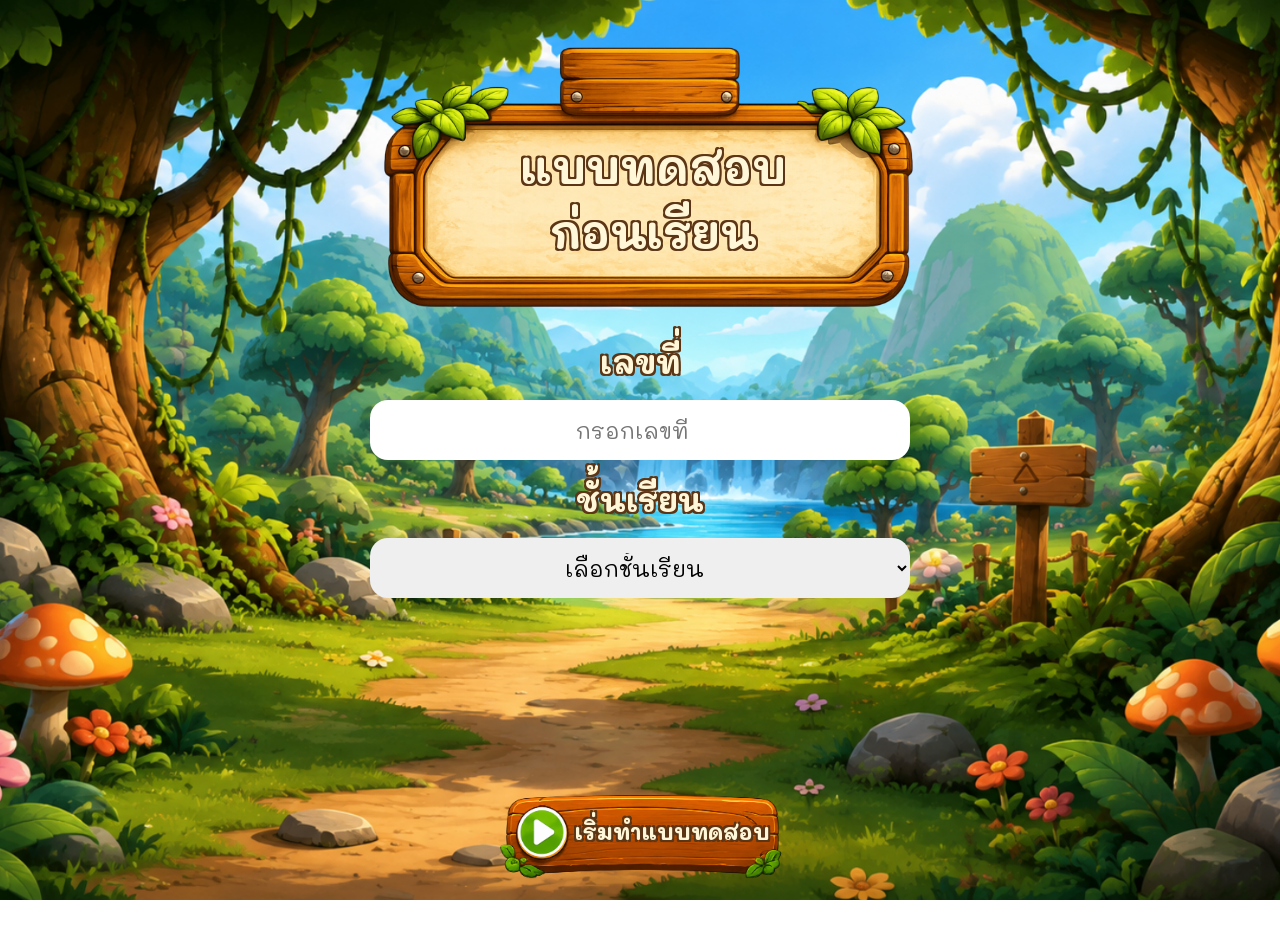
<file: Pretest/index.html>
<!DOCTYPE html>
<html lang="th">
<head>
    <meta charset="UTF-8">
    <meta name="viewport" content="width=device-width, initial-scale=1.0">
    <title>แบบทดสอบก่อนเรียน</title>

    <link rel="stylesheet" href="login.css">

    <link href="https://fonts.googleapis.com/css2?family=Mali:wght@400;700&display=swap" rel="stylesheet">
</head>

<body>

    <!-- พื้นหลัง -->
    <img src="images/background.png" class="background" alt="">

    <!-- หัวข้อ -->
    <div class="title-box">

        <img src="images/title_board.png" class="title-image" alt="">

        <div class="login-title">
            แบบทดสอบ<br>
            ก่อนเรียน
        </div>

    </div>

    <!-- กล่องข้อมูล -->
    <div class="login-box">

        <label>เลขที่</label>

        <input
            type="number"
            id="studentNo"
            placeholder="กรอกเลขที่">

        <label>ชั้นเรียน</label>

        <select id="studentClass">

            <option value="">เลือกชั้นเรียน</option>

            <option>ป.3/1</option>
            <option>ป.3/2</option>
            <option>ป.3/3</option>
            <option>ป.3/4</option>

        </select>

    </div>

    <!-- ปุ่มเริ่ม -->
    <button class="start-btn" onclick="startQuiz()">

        <img src="images/btn_start.png" alt="">

        <span>เริ่มทำแบบทดสอบ</span>

    </button>

    <script>

        function startQuiz(){

            const no=document.getElementById("studentNo").value;
            const room=document.getElementById("studentClass").value;

            if(no==="" || room===""){

                alert("กรุณากรอกเลขที่และเลือกชั้นเรียน");

                return;
            }

            localStorage.setItem("studentNo",no);
            localStorage.setItem("studentClass",room);

            location.href="quiz.html";

        }

    </script>

</body>
</html>
</file>
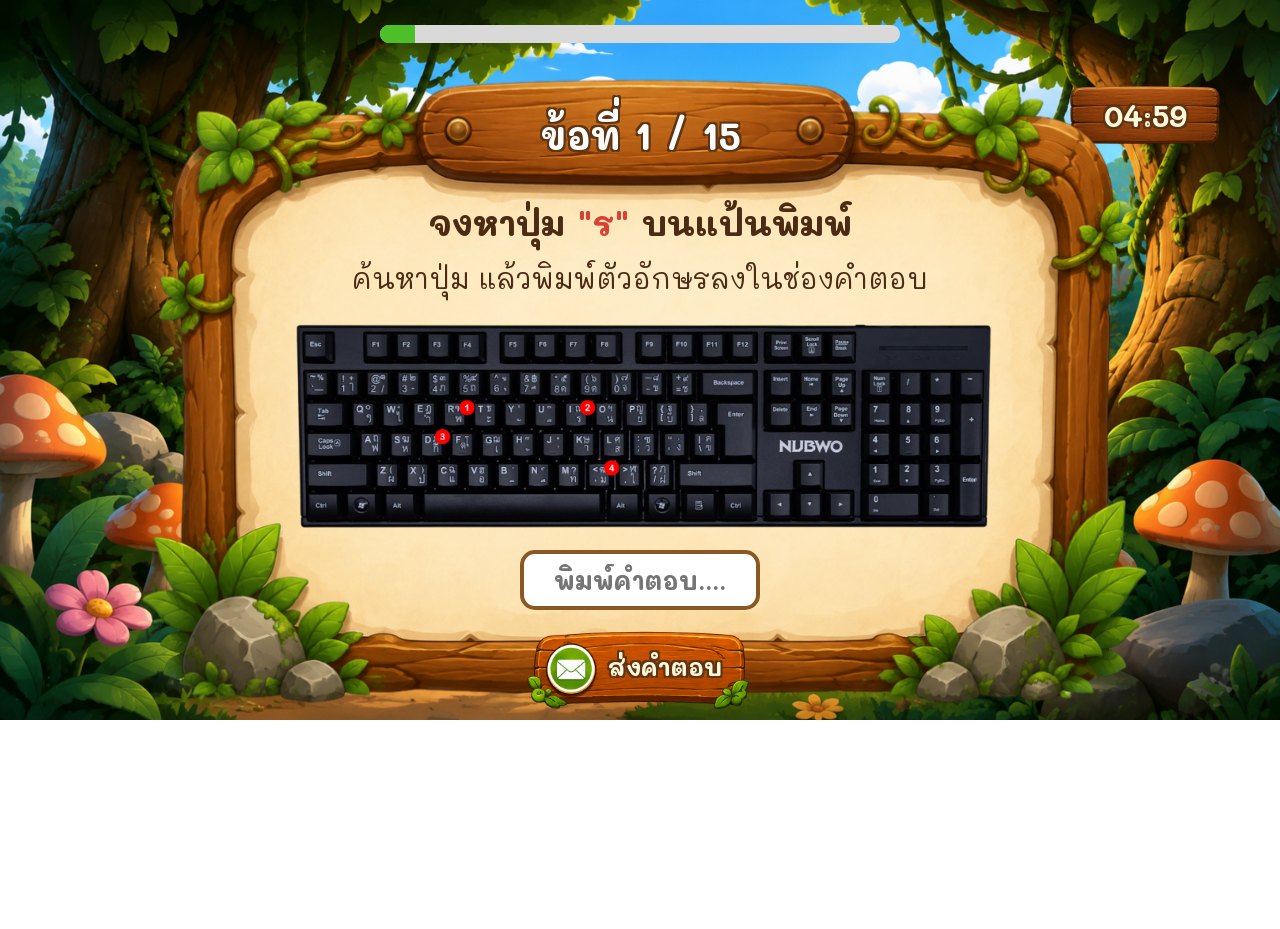
<file: Pretest/quiz.html>
<meta charset="UTF-8">

    <meta name="viewport" content="width=device-width, initial-scale=1.0">

    <title>แบบทดสอบก่อนเรียน</title>

    <link rel="stylesheet" href="quiz.css">

    <link href="https://fonts.googleapis.com/css2?family=Mali:wght@400;700&display=swap" rel="stylesheet">

</head>

<body>

    <!-- พื้นหลัง -->
    <img src="images/background.png" class="background">

    <!-- แถบความคืบหน้า -->
    <div class="progress-bar">

        <div class="progress-fill"></div>

    </div>

    <!-- ตัวจับเวลา -->
    <div class="timer-box">

        <img src="images/timer_board.png" class="timer-image">

        <div class="timer-text">

            00:00

        </div>

    </div>

    <!-- กรอบคำถาม -->
    <div class="question-frame">

        <img src="images/frame.png" class="frame-image">

        <!-- ข้อที่ -->
        <div class="frame-title">

            ข้อที่ 1 / 15

        </div>

        <!-- โจทย์ -->
        <div class="question-title">

            จงหาปุ่ม <span>"ก"</span> บนแป้นพิมพ์

        </div>

        <!-- คำอธิบาย -->
        <div class="question-subtitle">

            ค้นหาตำแหน่งปุ่มบนแป้นพิมพ์ แล้วพิมพ์คำตอบลงในช่องด้านล่าง

        </div>

        <!-- รูปคีย์บอร์ด -->
        <img src="images/keyboard_q1.png" class="keyboard-image">

        <!-- ช่องพิมพ์คำตอบ -->
<!-- ช่องพิมพ์คำตอบ -->
<div class="answer-area" id="answerArea">
    <input
        type="text"
        id="answerInput"
        placeholder="พิมพ์คำตอบ...."
        autocomplete="off"
        maxlength="1"
    >
</div>

<!-- ช้อยส์ 3 ตัวเลือก -->
<div class="choice-area" id="choiceArea"></div>

        <!-- ปุ่มส่ง -->
        <button class="submit-btn">

            <img src="images/btn_submit.png">

            <span>

                ส่งคำตอบ

            </span>

        </button>

    </div>

    <div id="popupMessage" class="popup-message">

    ตอบถูกต้อง

</div>

    <script src="script.js"></script>

</body>

</html>
</file>
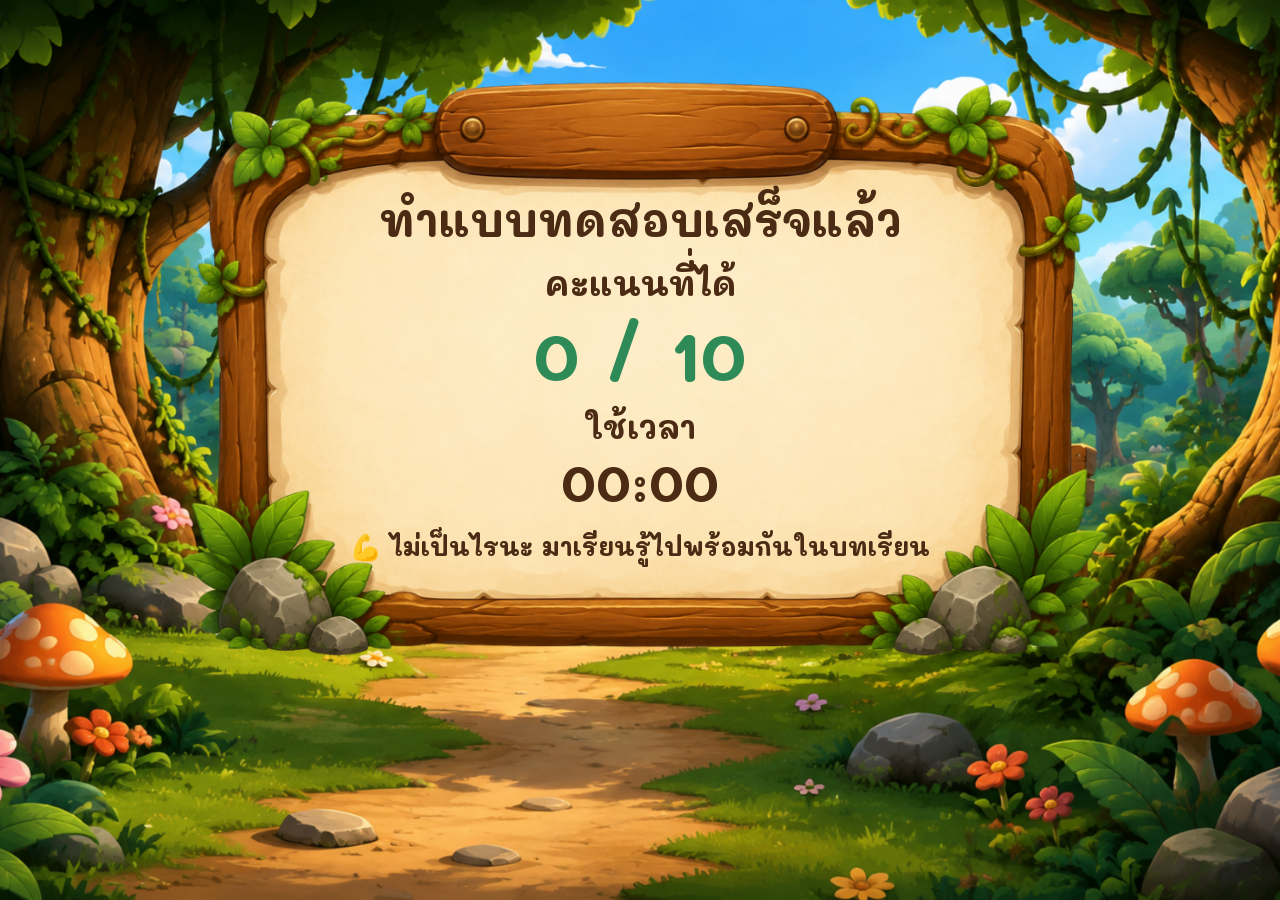
<file: Pretest/result.html>
<!DOCTYPE html>
<html lang="th">

<head>

    <meta charset="UTF-8">

    <meta name="viewport" content="width=device-width, initial-scale=1.0">

    <title>ผลการทำแบบทดสอบ</title>

    <link rel="stylesheet" href="result.css">

    <link href="https://fonts.googleapis.com/css2?family=Mali:wght@400;700&display=swap" rel="stylesheet">

</head>

<body>

    <!-- พื้นหลัง -->

    <img src="images/background.png" class="background">

    <!-- กรอบหลัก -->

    <div class="result-frame">

        <img src="images/frame.png" class="frame-image">

        <!-- หัวข้อ -->

        <div class="result-title">

            ทำแบบทดสอบเสร็จแล้ว

        </div>

        <!-- คะแนน -->

        <div class="score-title">

            คะแนนที่ได้

        </div>

        <div id="score" class="score-value">

            0 / 15

        </div>

        <!-- เวลา -->

        <div class="time-title">

            ใช้เวลา

        </div>

        <div id="time" class="time-value">

            00:00

        </div>
        
        <div id="message" class="result-message">

    ขอให้สนุกกับการเรียนรู้ 😊

</div>


    <script src="result.js"></script>

</body>

</html>
</file>
<file: Pretest/login.css>
*{
    margin:0;
    padding:0;
    box-sizing:border-box;
    font-family:'Mali',sans-serif;
}

body{

    width:100vw;
    height:100vh;

    overflow:hidden;

    position:relative;

}

/* ==========================
      พื้นหลัง
========================== */

.background{

    position:absolute;

    inset:0;

    width:100%;

    height:100%;

    object-fit:cover;

    z-index:-1;

}


/* ==========================
      ป้ายหัวข้อ
========================== */

.title-box{

    position:absolute;

    top:-15px;

    left:50%;

    transform:translateX(-50%);

    width:680px;

}

.title-image{

    width:100%;

    display:block;

}

.login-title{

    position:absolute;

    left:52%;

    top:56%;

    transform:translate(-50%,-50%);

    width:85%;

    text-align:center;

    line-height:1.45;

    font-size:45px;

    font-weight:700;

    color:#FFF7D8;

    text-shadow:
        2px 2px 0 #5B3515,
       -2px -2px 0 #5B3515,
        2px -2px 0 #5B3515,
       -2px 2px 0 #5B3515;

}


/* ==========================
      กล่องข้อมูล
========================== */

.login-box{

    position:absolute;

    top:340px;

    left:50%;

    transform:translateX(-50%);

    display:flex;

    flex-direction:column;

    align-items:center;

    gap:18px;

}

.login-box label{

    font-size:32px;

    font-weight:bold;

    color:#FFF7D8;

    text-shadow:
        2px 2px 0 #5B3515,
       -2px -2px 0 #5B3515,
        2px -2px 0 #5B3515,
       -2px 2px 0 #5B3515;

}

.login-box input,
.login-box select{

    width:540px;

    height:60px;

    border:none;

    border-radius:18px;

    padding:0 20px;

    font-size:22px;

    text-align:center;

    outline:none;

}


/* ==========================
      ปุ่มเริ่ม
========================== */

.start-btn{

    position:absolute;

    left:50%;

    bottom:-30px;

    transform:translateX(-50%);

    border:none;

    background:none;

    cursor:pointer;

}

.start-btn img{

    width:320px;

    display:block;

}

.start-btn span{

    position:absolute;

    left:60%;

    top:45%;

    transform:translate(-50%,-50%);

    color:#FFF7D8;

    font-size:22px;

    font-weight:bold;

    white-space:nowrap;

    text-shadow:
        2px 2px 0 #5B3515,
       -2px -2px 0 #5B3515,
        2px -2px 0 #5B3515,
       -2px 2px 0 #5B3515;

}

.start-btn:hover{

    transform:translateX(-50%) scale(1.05);

}

.start-btn:active{

    transform:translateX(-50%) scale(.96);

}
</file>
<file: Pretest/quiz.css>
*{
    margin:0;
    padding:0;
    box-sizing:border-box;
    font-family:'Mali',sans-serif;
}

body {
    margin: 0;
    padding: 0;
    width: 100%;
    aspect-ratio: 16 / 9;
    overflow: hidden;
    position: relative;
}

/* =======================
   พื้นหลัง
======================= */

.background{

    position:absolute;

    width:100%;
    height:100%;

    object-fit:cover;

    left:0;
    top:0;

    z-index:-1;

}

/* =======================
   Progress
======================= */

.progress-bar{

    position:absolute;

    top:25px;

    left:50%;

    transform:translateX(-50%);

    width:520px;

    height:18px;

    background:#d9d9d9;

    border-radius:20px;

    overflow:hidden;

}

.progress-fill{

    width:10%;

    height:100%;

    background:#4cbf29;

}

/* =======================
   Timer
======================= */

.timer-box{

    position:absolute;

    top:20px;

    right:-40px;

    width:350px;

}

.timer-image{

    width:100%;

}

.timer-text{

    position:absolute;

    left:50%;

    top:48%;

    transform:translate(-50%,-50%);

    font-size:30px;

    font-weight:bold;

    color:#FFF7D8;

    text-shadow:
    2px 2px #5B3515,
    -2px -2px #5B3515,
    2px -2px #5B3515,
    -2px 2px #5B3515;

}

/* =======================
   Frame
======================= */

.question-frame{

    position:absolute;

    left:50%;

    top:-140px;

    transform:translateX(-50%);

    width:1900px;

}

.frame-image{

    width:100%;

    display:block;

}

/* =======================
   ข้อที่
======================= */

.frame-title{

    position:absolute;

    top:250px;

    left:50%;

    transform:translateX(-50%);

    width:260px;

    text-align:center;

    font-size:38px;

    font-weight:bold;

    color:#fbfbfa; 
     
    font-weight:bold;

    text-shadow:
    2px 2px #5B3515,
    -2px -2px #5B3515,
    2px -2px #5B3515,
    -2px 2px #5B3515;
    

}

/* =======================
   โจทย์
======================= */

.question-title{

    position:absolute;

    top:340px;

    left:50%;

    transform:translateX(-50%);

    width:900px;

    text-align:center;

    font-size:34px;

    font-weight:bold;

    color:#4b2b14;

}

.question-title span{

    color:#d84134;

}

/* =======================
   คำอธิบาย
======================= */

.question-subtitle{

    position:absolute;

    top:400px;

    left:50%;

    transform:translateX(-50%);

    width:700px;

    text-align:center;

    font-size:28px;

    color:#4b2b14;

}

/* =======================
   Keyboard
======================= */

.keyboard-image {
    position: absolute;
    top: 355px;
    left: 50%;
    transform: translateX(-50%);

    width: 65%;
    max-width: 760px;
    height: auto;

    object-fit: contain;
    z-index: 2;
}


/* =======================
   ปุ่มส่ง
======================= */

.submit-btn {
    position: absolute;
    bottom: 160px;
    left: 50%;
    transform: translateX(-50%);

    border: none;
    background: none;
    cursor: pointer;
}

.submit-btn img{

    width:350px;

}

.submit-btn span{

    position:absolute;

    left:57%;

    top:48%;

    transform:translate(-50%,-50%);

    width:150%;

    text-align:center;

    color:#FFF7D8;

    font-size:24px;

    font-weight:bold;

    text-shadow:
    2px 2px #5B3515,
    -2px -2px #5B3515,
    2px -2px #5B3515,
    -2px 2px #5B3515;

}
/* =======================
   Popup Message
======================= */

.popup-message{

    position:fixed;

    top:50%;

    left:50%;

    transform:translate(-50%,-50%) scale(.8);

    padding:20px 55px;

    background:#ffffff;

    border:6px solid #8A5825;

    border-radius:20px;

    font-size:34px;

    font-weight:bold;

    color:#4B2B14;

    box-shadow:0 10px 30px rgba(0,0,0,.25);

    opacity:0;

    pointer-events:none;

    transition:.25s;

    z-index:999;

}

.popup-message.show{

    opacity:1;

    transform:translate(-50%,-50%) scale(1);

}

.popup-message.correct{

    border-color:#4CAF50;

    color:#2E7D32;

}

.popup-message.wrong{

    border-color:#E53935;

    color:#C62828;

}

/* =======================
   ช่องพิมพ์คำตอบ
======================= */

.answer-area {
    position: absolute;
    top: 690px;
    left: 50%;
    transform: translateX(-50%);

    width: 100%;
    display: flex;
    justify-content: center;

    z-index: 10;
}

#answerInput {
    width: 240px;
    height: 60px;

    border: 4px solid #8A5825;
    border-radius: 15px;

    background: white;

    text-align: center;

    font-family: 'Mali', sans-serif;
    font-size: 25px;
    font-weight: bold;

    color: #4b2b14;

    outline: none;
    box-sizing: border-box;
}
</file>
<file: Pretest/result.css>
*{
    margin:0;
    padding:0;
    box-sizing:border-box;
    font-family:'Mali',sans-serif;
}

body{

    width:100vw;
    height:100vh;

    overflow:hidden;

    position:relative;

}

/* ===========================
        พื้นหลัง
=========================== */

.background{

    position:absolute;

    left:0;
    top:0;

    width:100%;
    height:100%;

    object-fit:cover;

    z-index:-1;

}

/* ===========================
        กรอบหลัก
=========================== */

.result-frame{

    position:absolute;

    left:50%;
    top:-120px;

    transform:translateX(-50%);

    width:1750px;

}

.frame-image{

    width:100%;

    display:block;

}

/* ===========================
        หัวข้อ
=========================== */

.result-title{

    position:absolute;

    top:310px;

    left:50%;

    transform:translateX(-50%);

    width:800px;

    text-align:center;

    font-size:45px;

    font-weight:bold;

    color:#4B2B14;

}

/* ===========================
        คะแนน
=========================== */

.score-title{

    position:absolute;

    top:380px;

    left:50%;

    transform:translateX(-50%);

    width:400px;

    text-align:center;

    font-size:34px;

    font-weight:bold;

    color:#4B2B14;

}

.score-value{

    position:absolute;

    top:428px;

    left:50%;

    transform:translateX(-50%);

    width:500px;

    text-align:center;

    font-size:70px;

    font-weight:bold;

    color:#2E8B57;

}

/* ===========================
        เวลา
=========================== */

.time-title{

    position:absolute;

    top:525px;

    left:50%;

    transform:translateX(-50%);

    width:300px;

    text-align:center;

    font-size:32px;

    font-weight:bold;

    color:#4B2B14;

}

.time-value{

    position:absolute;

    top:565px;

    left:50%;

    transform:translateX(-50%);

    width:400px;

    text-align:center;

    font-size:54px;

    font-weight:bold;

    color:#4B2B14;

}

/* ===========================
        ปุ่ม
=========================== */

.next-btn{

    position:absolute;

    bottom:120px;

    left:50%;

    transform:translateX(-50%);

    border:none;

    background:none;

    cursor:pointer;

}

.next-btn img{

    width:340px;

}

.next-btn span{

    position:absolute;

    left:58%;

    top:48%;

    transform:translate(-50%,-50%);

    width:100%;

    text-align:center;

    color:#FFF7D8;

    font-size:22px;

    font-weight:bold;

    text-shadow:
        2px 2px #5B3515,
       -2px -2px #5B3515,
        2px -2px #5B3515,
       -2px 2px #5B3515;

}

.next-btn:hover{

    transform:translateX(-50%) scale(1.05);

    transition:.2s;

}
/* ===========================
        ข้อความสรุป
=========================== */

.result-message{

    position:absolute;

    top:645px;

    left:50%;

    transform:translateX(-50%);

    width:900px;

    text-align:center;

    font-size:25px;

    font-weight:bold;

    color:#4B2B14;

    line-height:1.7;

}
</file>
